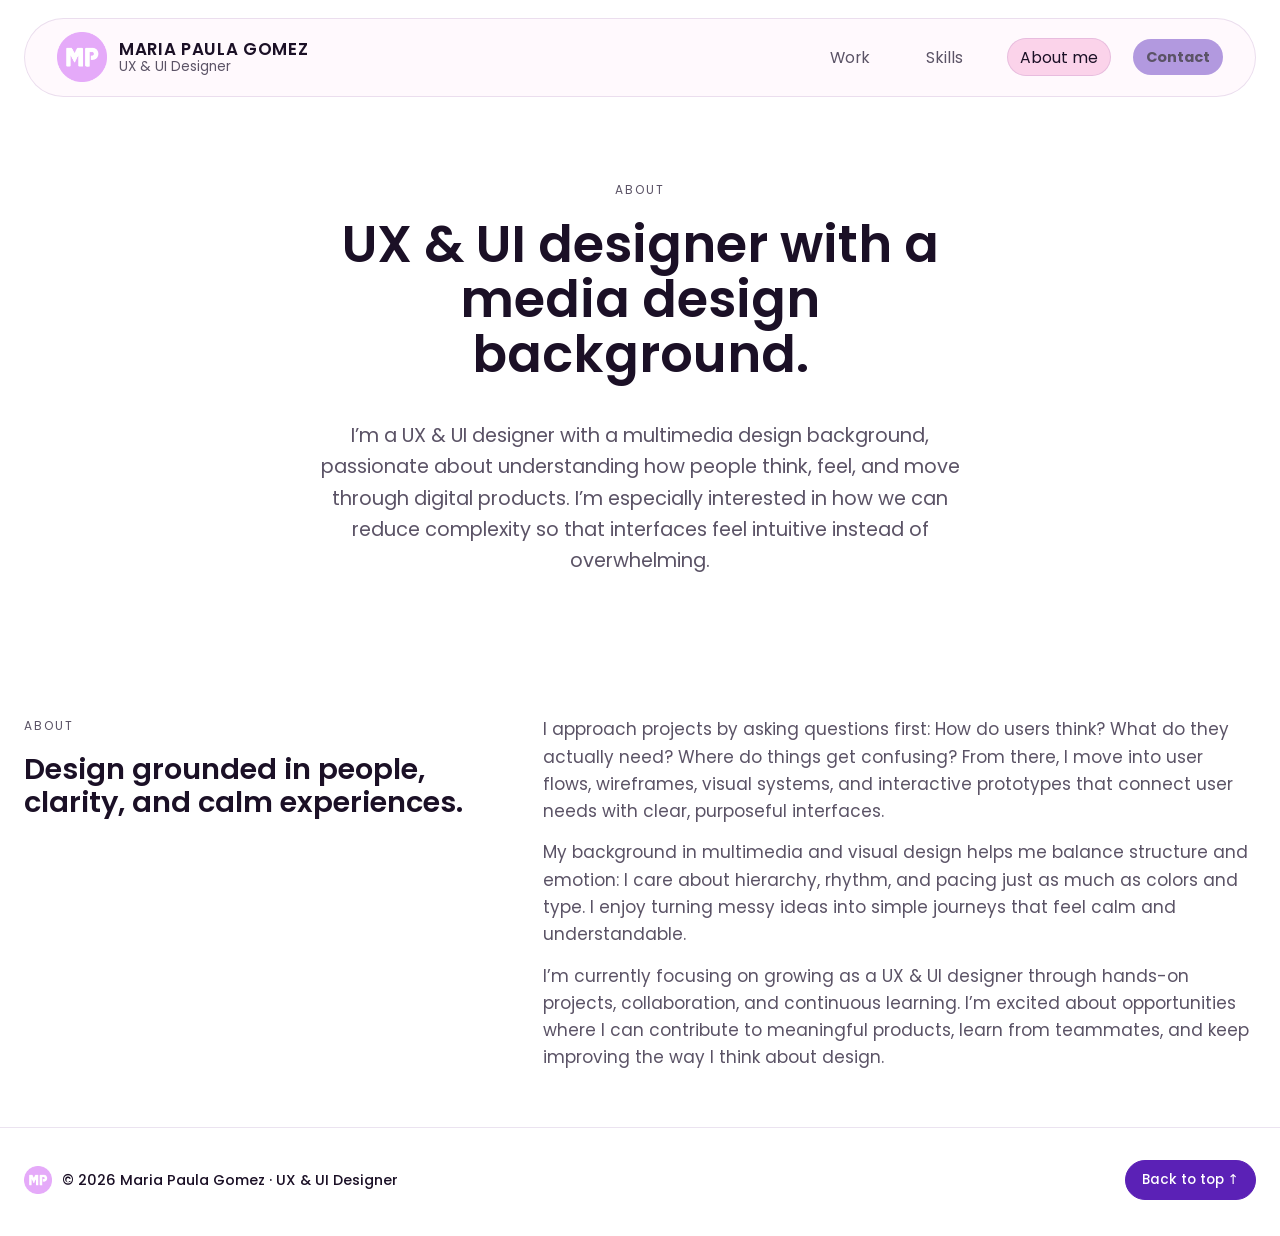
<file: about.html>
<!DOCTYPE html>
<html lang="en">
  <head>
    <meta charset="UTF-8" />
    <meta name="viewport" content="width=device-width, initial-scale=1.0" />
    <title>About | Maria Paula Gomez</title>
    <meta
      name="description"
      content="Learn more about UX & UI designer Maria Paula Gomez, her background, and how she approaches design."
    />
    <link rel="icon" type="image/png" href="images/logo.png" />
    <link rel="stylesheet" href="css/styles.css" />
    <link rel="preconnect" href="https://fonts.googleapis.com" />
    <link rel="preconnect" href="https://fonts.gstatic.com" crossorigin />
    <link
      href="https://fonts.googleapis.com/css2?family=Poppins:wght@300;400;500;600;700&display=swap"
      rel="stylesheet"
    />
  </head>
  <body>
    <span id="top" aria-hidden="true"></span>
    <a class="skip-link" href="#main-content">Skip to main content</a>
    <header class="site-header">
      <div class="floating-nav">
        <a href="index.html" class="nav-name" aria-label="Home">
          <img
            class="nav-logo"
            src="images/logo.png"
            alt=""
            width="36"
            height="36"
            loading="eager"
            decoding="async"
          />
          <span class="nav-name-text">
            <span class="nav-name-main">Maria Paula Gomez</span>
            <span class="nav-name-sub">UX &amp; UI Designer</span>
          </span>
        </a>
        <button
          class="nav-toggle"
          type="button"
          aria-label="Open menu"
          aria-controls="primary-nav"
          aria-expanded="false"
        >
          <span class="nav-toggle-icon" aria-hidden="true"></span>
        </button>
        <nav class="main-nav" id="primary-nav" aria-label="Primary navigation">
          <div class="nav-links">
            <a href="index.html#projects">Work</a>
            <a href="index.html#skills">Skills</a>
            <a href="about.html" aria-current="page">About me</a>
            <a href="index.html#contact" class="nav-cta nav-cta-mobile">Contact</a>
          </div>
          <a href="index.html#contact" class="nav-cta nav-cta-desktop">Contact</a>
        </nav>
      </div>
    </header>

    <main id="main-content">
      <section class="hero">
        <div class="container hero-centered">
          <p class="eyebrow">About</p>
          <h1 class="hero-title">UX &amp; UI designer with a media design background.</h1>
          <p class="hero-text hero-text-centered">
            I’m a UX &amp; UI designer with a multimedia design background, passionate about
            understanding how people think, feel, and move through digital products. I’m especially
            interested in how we can reduce complexity so that interfaces feel intuitive instead of
            overwhelming.
          </p>
        </div>
      </section>

      <section class="section" id="about">
        <div class="container section-inner two-col">
          <div>
            <p class="eyebrow">About</p>
            <h2>Design grounded in people, clarity, and calm experiences.</h2>
          </div>
          <div class="section-body">
            <p>
              I approach projects by asking questions first: How do users think? What do they
              actually need? Where do things get confusing? From there, I move into user flows,
              wireframes, visual systems, and interactive prototypes that connect user needs with
              clear, purposeful interfaces.
            </p>
            <p>
              My background in multimedia and visual design helps me balance structure and emotion:
              I care about hierarchy, rhythm, and pacing just as much as colors and type. I enjoy
              turning messy ideas into simple journeys that feel calm and understandable.
            </p>
            <p>
              I’m currently focusing on growing as a UX &amp; UI designer through hands-on projects,
              collaboration, and continuous learning. I’m excited about opportunities where I can
              contribute to meaningful products, learn from teammates, and keep improving the way I
              think about design.
            </p>
          </div>
        </div>
      </section>
    </main>

    <footer class="site-footer">
      <div class="container footer-inner">
        <div class="footer-brand">
          <img
            class="footer-logo"
            src="images/logo.png"
            alt=""
            width="28"
            height="28"
            loading="lazy"
            decoding="async"
          />
          <p>© <span id="year"></span> Maria Paula Gomez · UX &amp; UI Designer</p>
        </div>
        <a href="#top" class="back-to-top">Back to top ↑</a>
      </div>
    </footer>

    <script src="js/main.js"></script>
  </body>
</html>
</file>
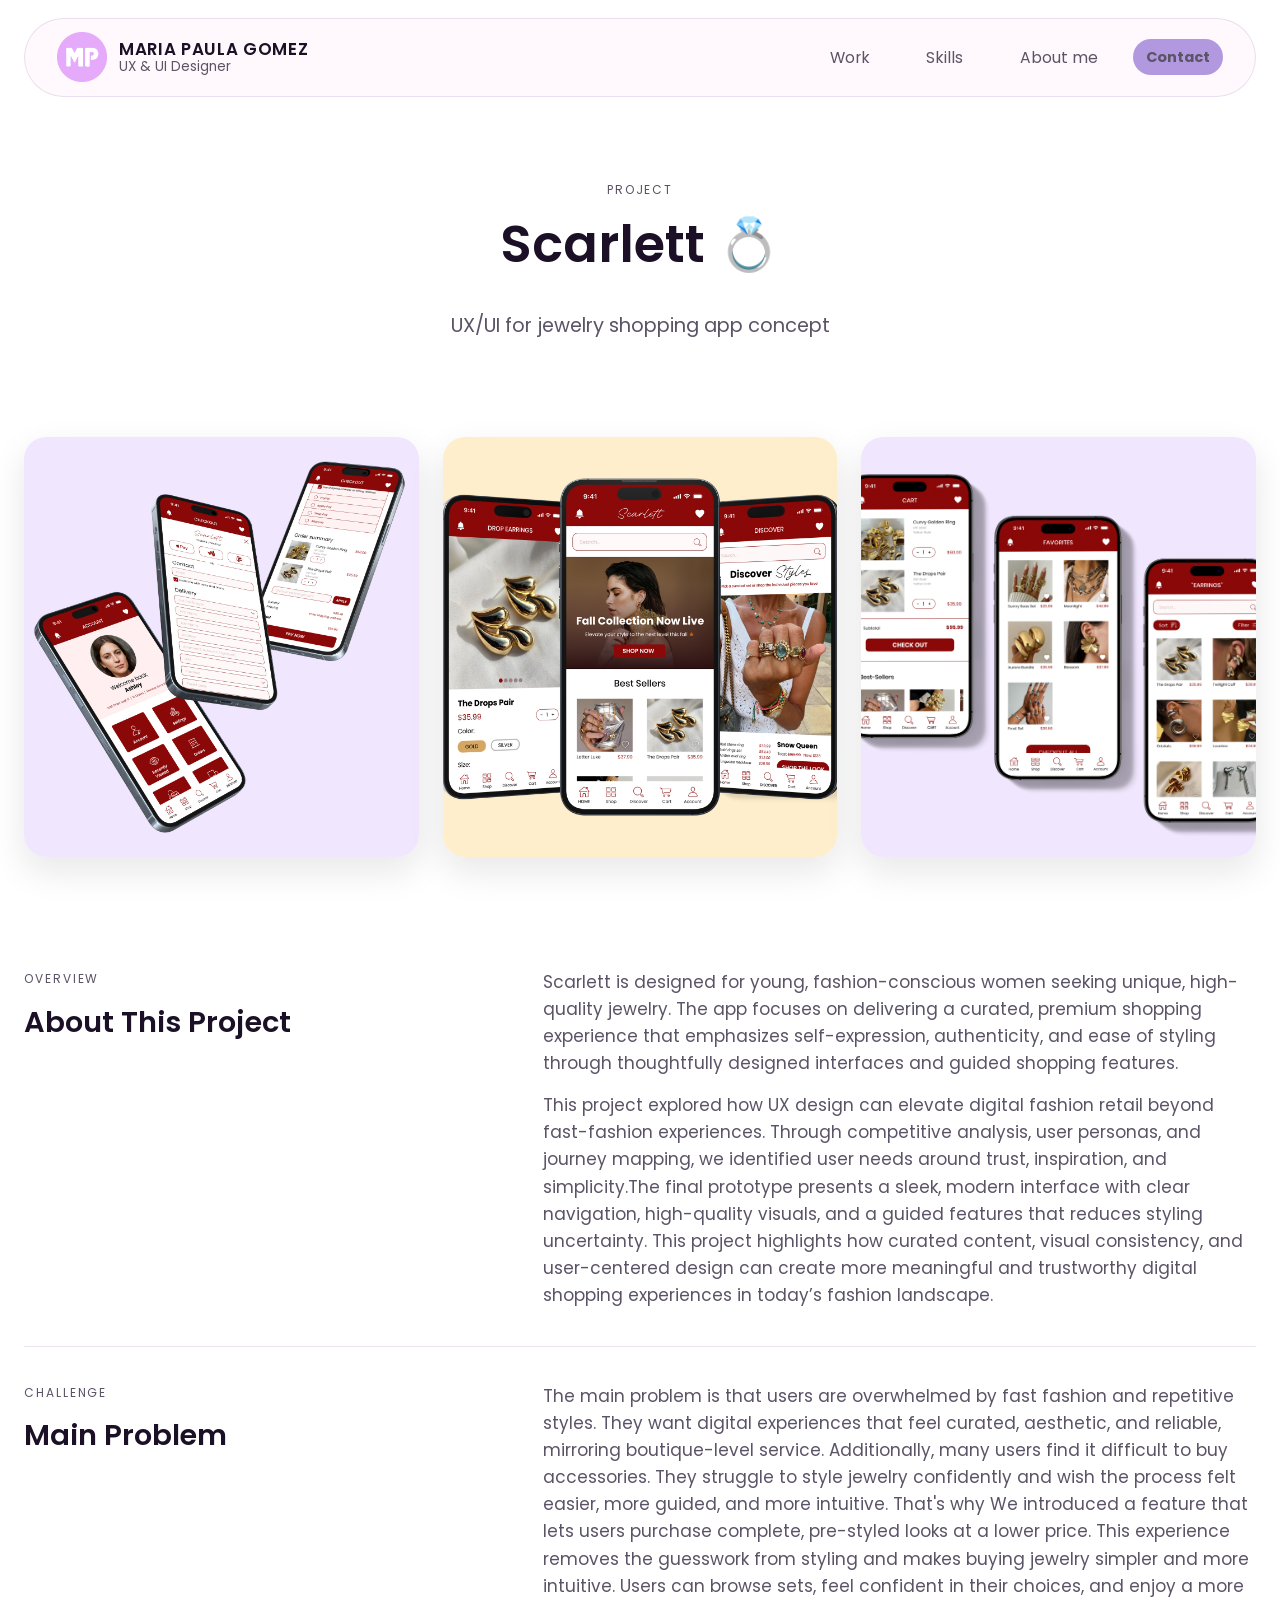
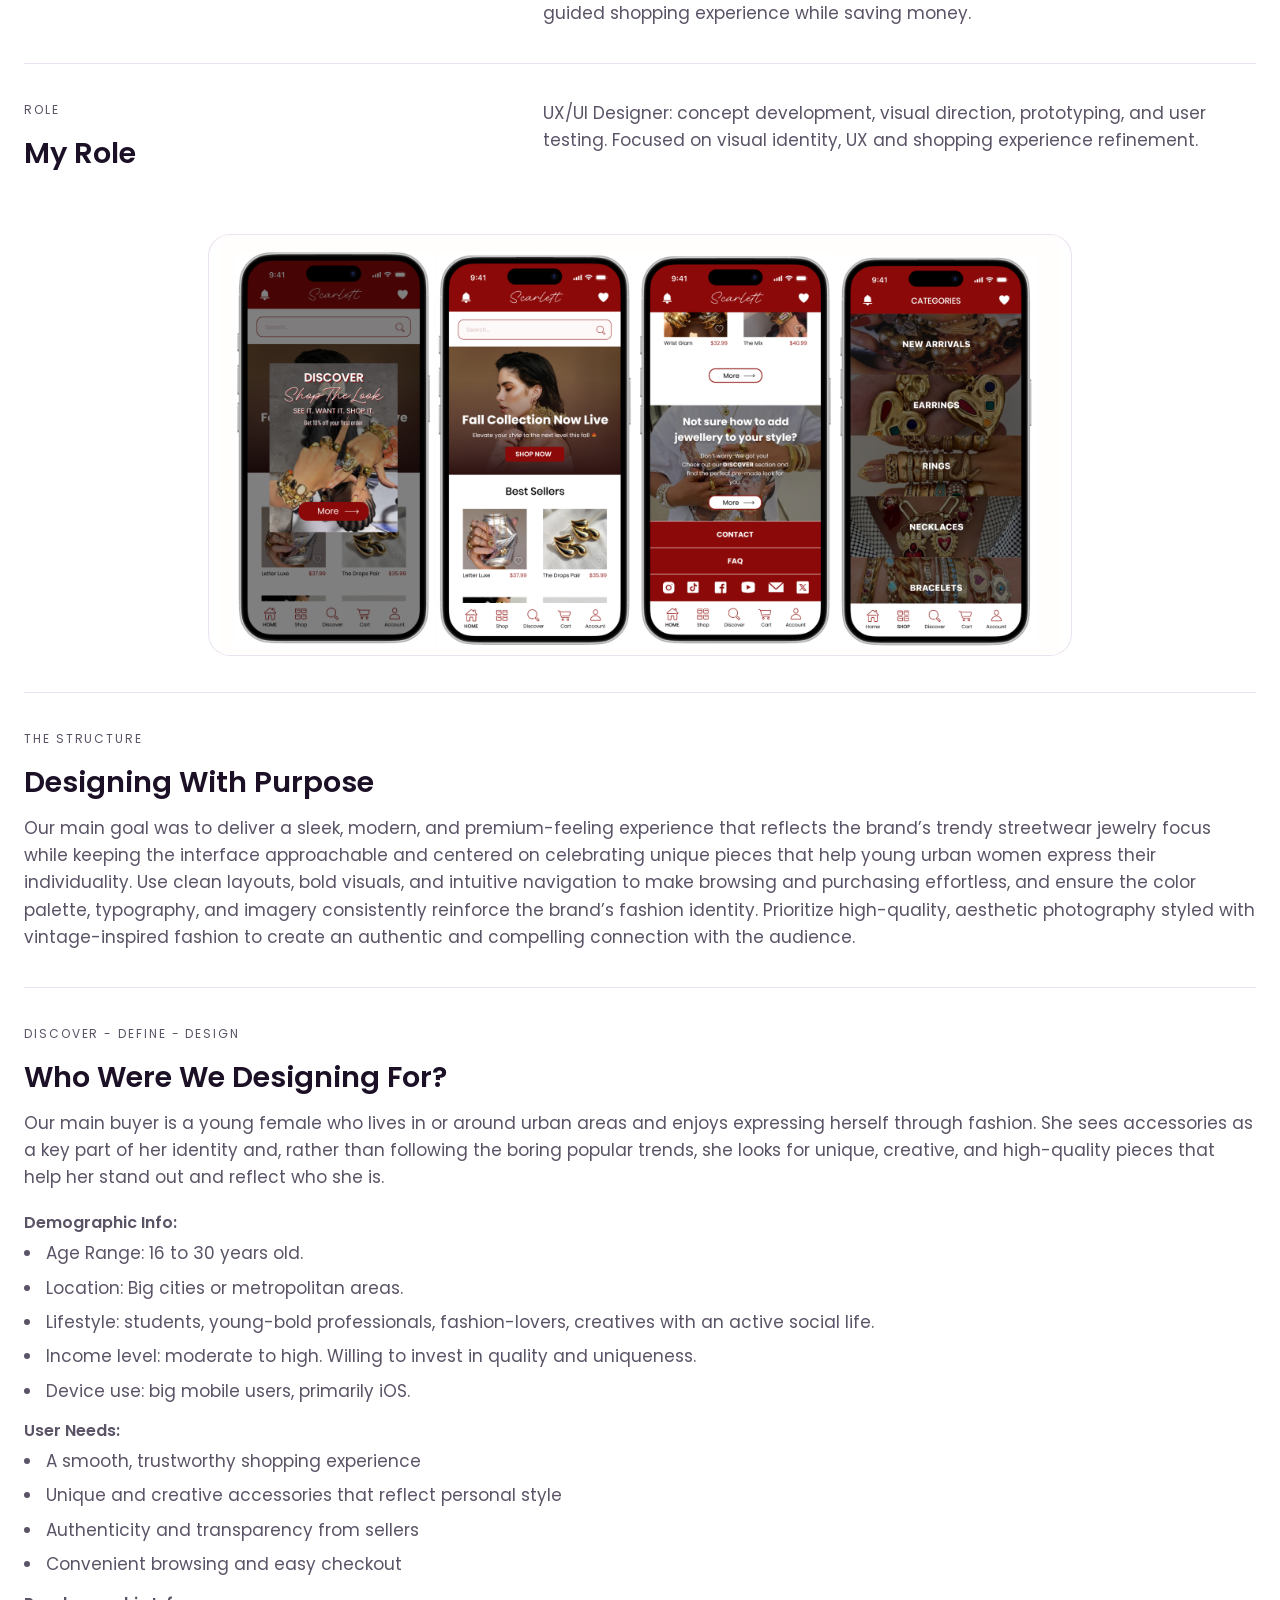
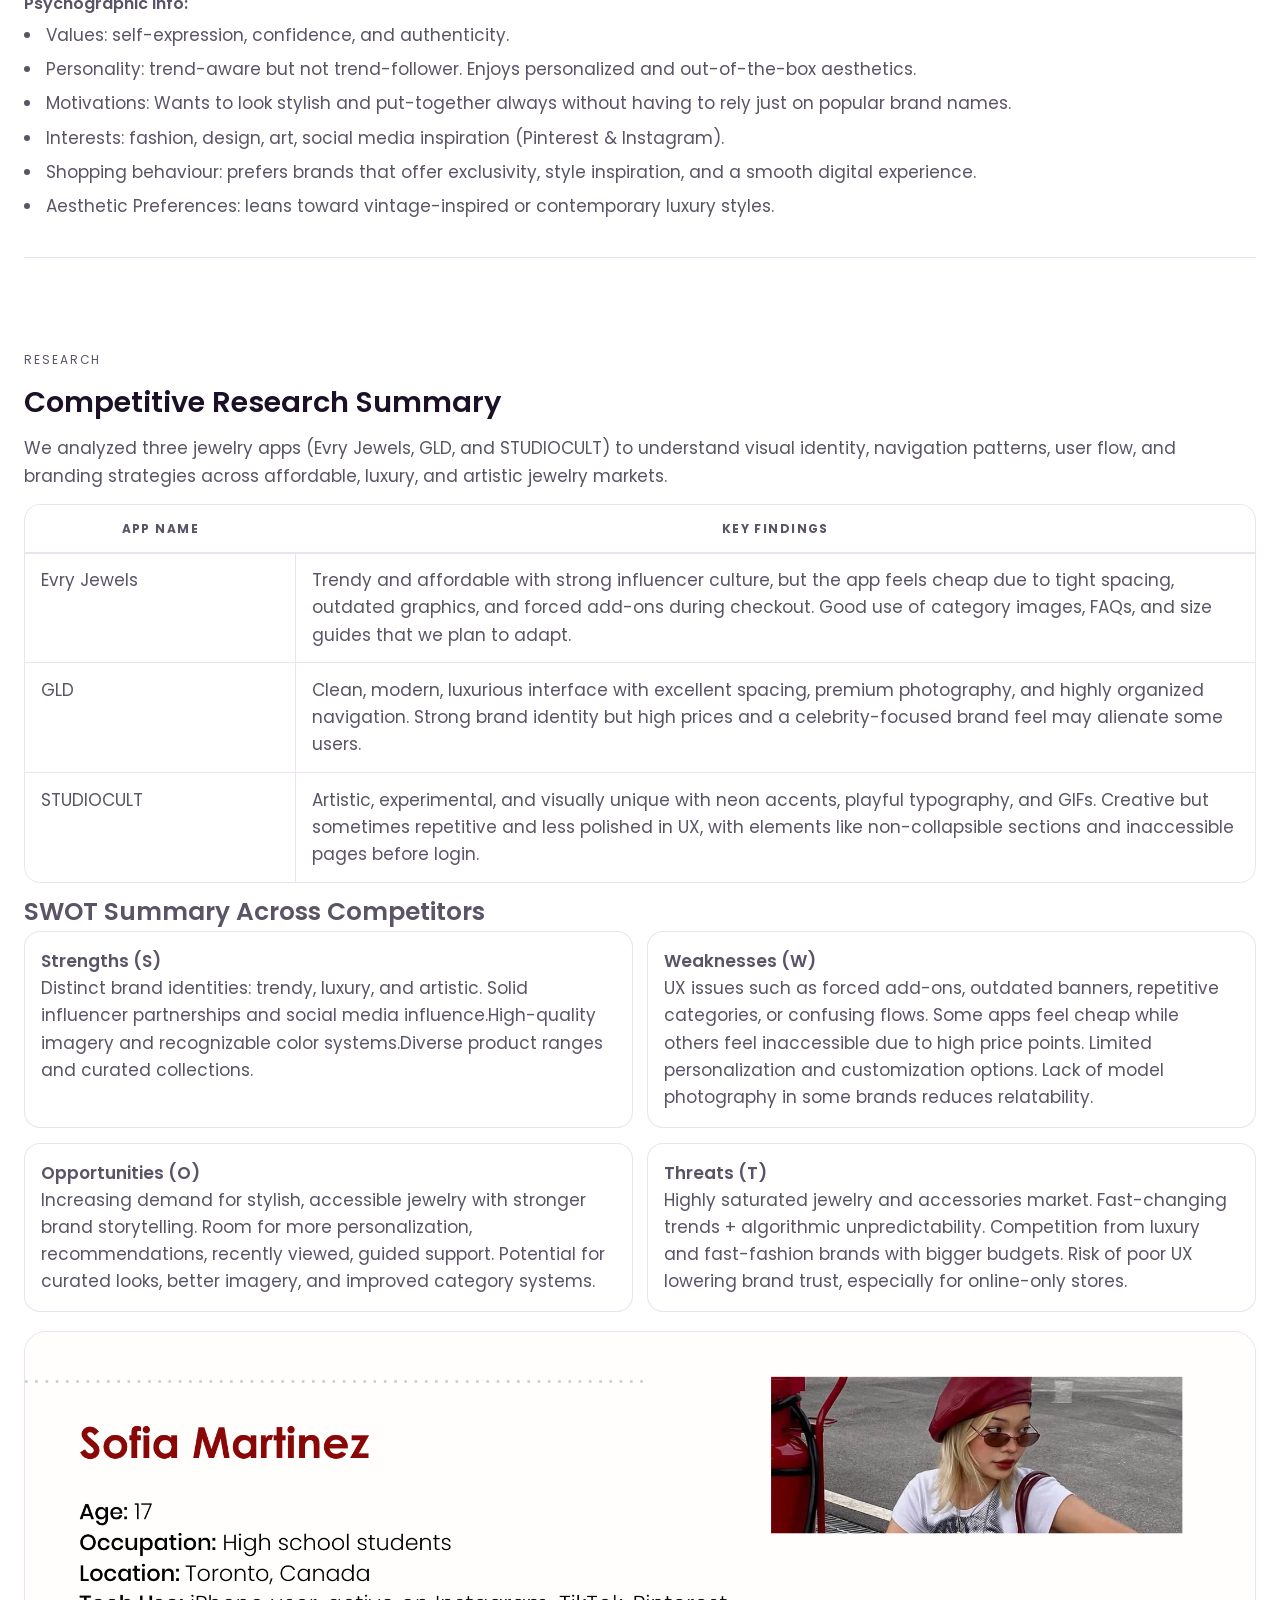
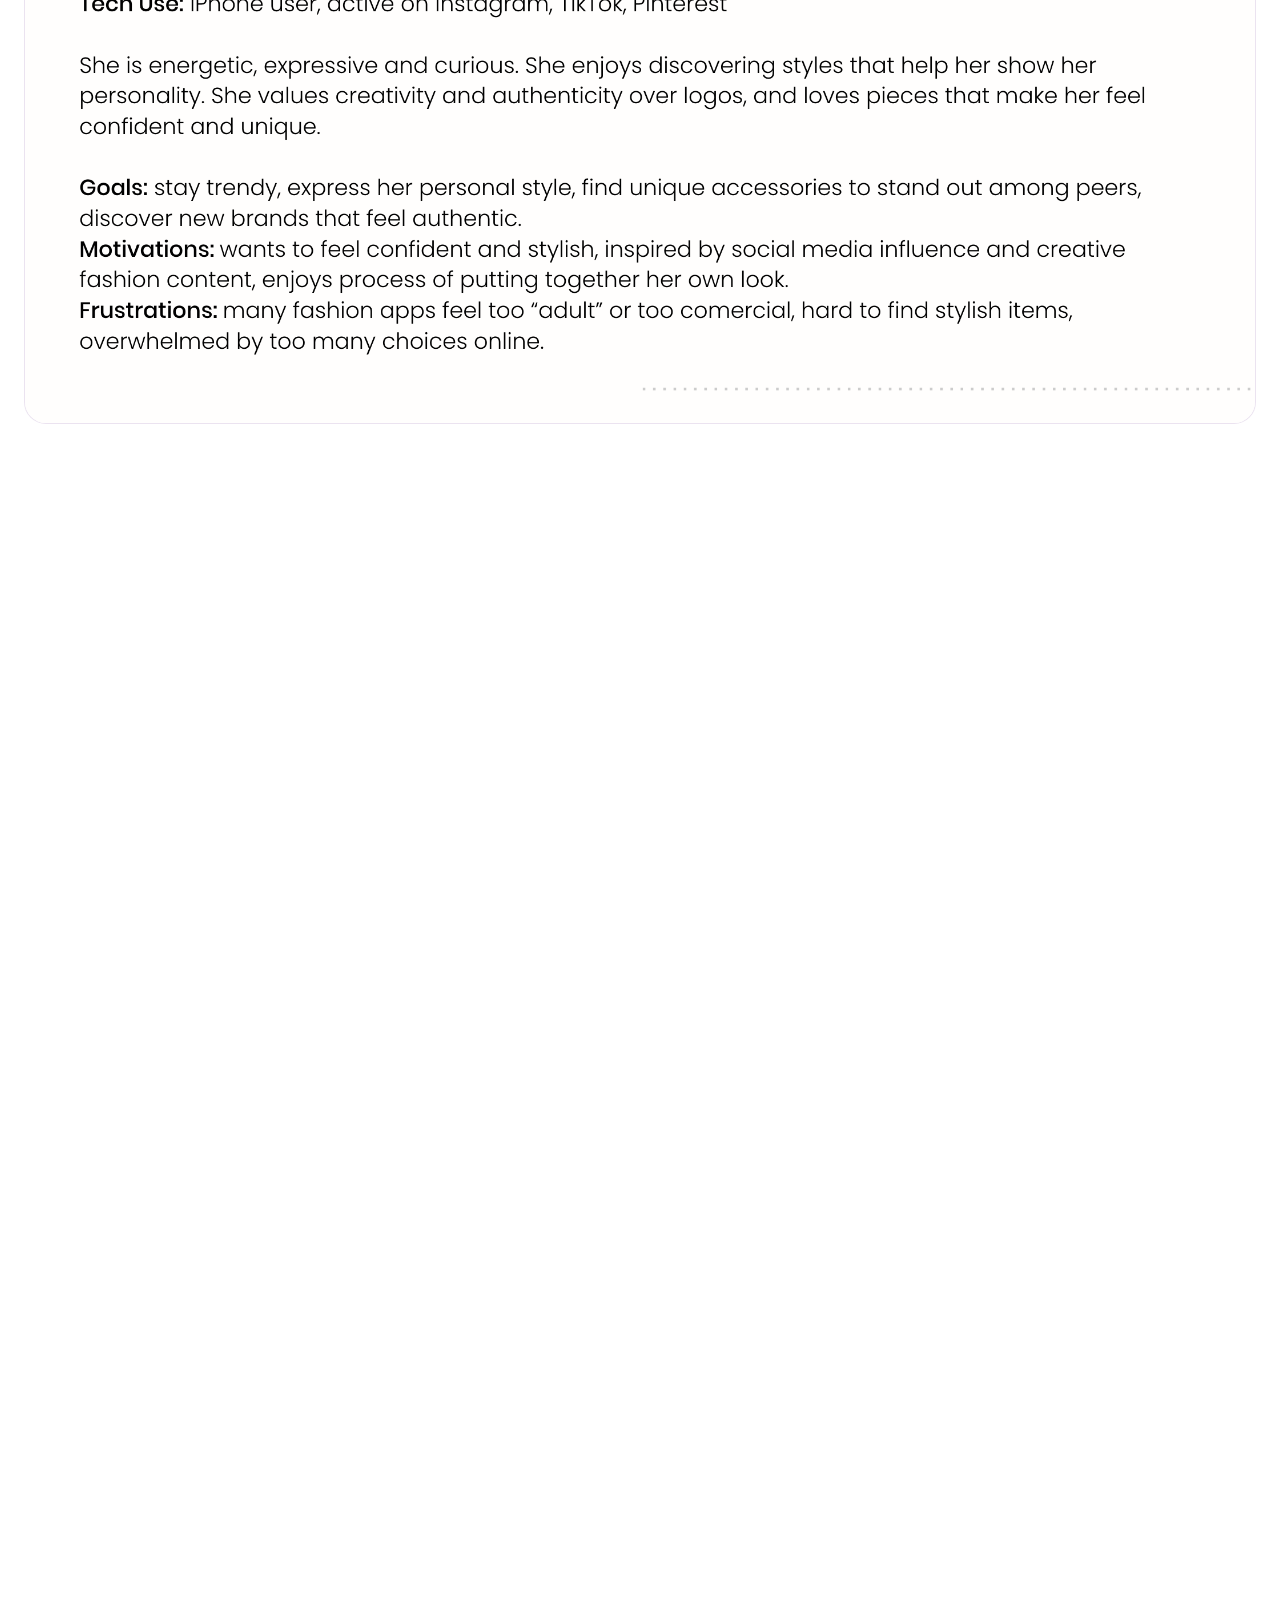
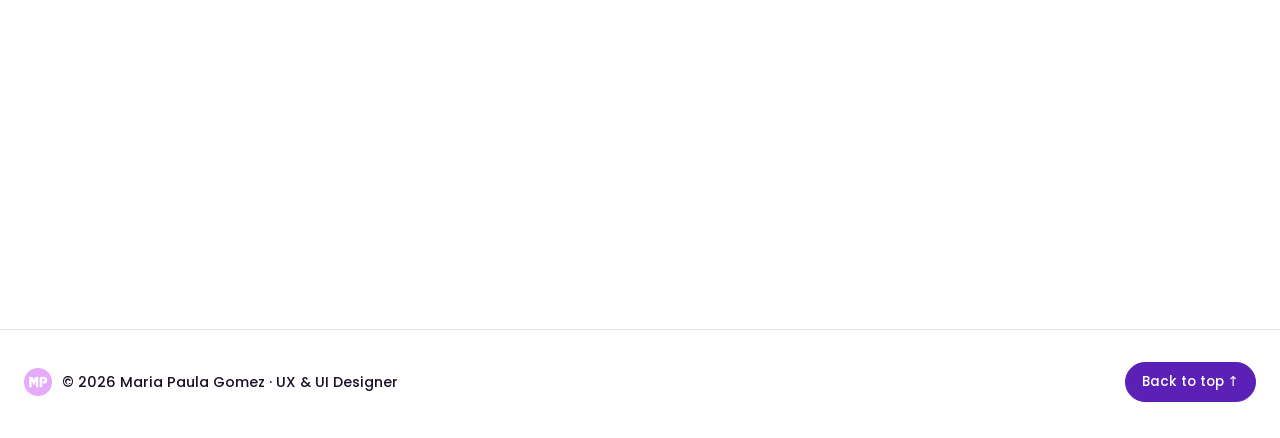
<file: scarlett.html>
<!DOCTYPE html>
<html lang="en">
  <head>
    <meta charset="UTF-8" />
    <meta name="viewport" content="width=device-width, initial-scale=1.0" />
    <title>Scarlett | Maria Paula Gomez</title>
    <meta
      name="description"
      content="Scarlett — UX/UI for jewelry shopping app concept. Design project by Maria Paula Gomez."
    />
    <link rel="icon" type="image/png" href="images/logo.png" />
    <link rel="stylesheet" href="css/styles.css" />
    <link rel="preconnect" href="https://fonts.googleapis.com" />
    <link rel="preconnect" href="https://fonts.gstatic.com" crossorigin />
    <link
      href="https://fonts.googleapis.com/css2?family=Poppins:wght@300;400;500;600;700&display=swap"
      rel="stylesheet"
    />
  </head>
  <body>
    <span id="top" aria-hidden="true"></span>
    <a class="skip-link" href="#main-content">Skip to main content</a>
    <header class="site-header">
      <div class="floating-nav">
        <a href="index.html" class="nav-name" aria-label="Home">
          <img
            class="nav-logo"
            src="images/logo.png"
            alt=""
            width="36"
            height="36"
            loading="eager"
            decoding="async"
          />
          <span class="nav-name-text">
            <span class="nav-name-main">Maria Paula Gomez</span>
            <span class="nav-name-sub">UX &amp; UI Designer</span>
          </span>
        </a>
        <button
          class="nav-toggle"
          type="button"
          aria-label="Open menu"
          aria-controls="primary-nav"
          aria-expanded="false"
        >
          <span class="nav-toggle-icon" aria-hidden="true"></span>
        </button>
        <nav class="main-nav" id="primary-nav" aria-label="Primary navigation">
          <div class="nav-links">
            <a href="index.html#projects">Work</a>
            <a href="index.html#skills">Skills</a>
            <a href="about.html">About me</a>
            <a href="index.html#contact" class="nav-cta nav-cta-mobile">Contact</a>
          </div>
          <a href="index.html#contact" class="nav-cta nav-cta-desktop">Contact</a>
        </nav>
      </div>
    </header>

    <main id="main-content">
      <section class="hero project-hero">
        <div class="container hero-centered">
          <p class="eyebrow">Project</p>
          <h1 class="hero-title">Scarlett 💍</h1>
          <p class="hero-text hero-text-centered">UX/UI for jewelry shopping app concept</p>
        </div>
      </section>

      <section class="section project-featured-image-section">
        <div class="container">
          <div class="project-hero-grid">
            <div class="project-hero-image">
              <img src="images/scarlett-01.jpg" alt="Scarlett app screen" />
            </div>
            <div class="project-hero-image">
              <img src="images/scarlett-main.jpg" alt="Scarlett — main visual" />
            </div>
            <div class="project-hero-image">
              <img src="images/scareltt-02.jpg" alt="Scarlett app screen" />
            </div>
          </div>
        </div>
      </section>

      <section class="section section--flush-bottom" id="project-detail">
        <div class="container section-inner two-col">
          <div>
            <p class="eyebrow">Overview</p>
            <h2>About This Project</h2>
          </div>
          <div class="section-body">
            <p>
              Scarlett is designed for young, fashion-conscious women
seeking unique, high-quality jewelry. The app focuses on
delivering a curated, premium shopping experience that
emphasizes self-expression, authenticity, and ease of styling
through thoughtfully designed interfaces and guided
shopping features.
            </p>
            <p>
              This project explored how UX design can elevate digital fashion
retail beyond fast-fashion experiences. Through competitive
analysis, user personas, and journey mapping, we identified
user needs around trust, inspiration, and simplicity.The final
prototype presents a sleek, modern interface with clear
navigation, high-quality visuals, and a guided features that
reduces styling uncertainty. This project highlights how
curated content, visual consistency, and user-centered design
can create more meaningful and trustworthy digital shopping
experiences in today’s fashion landscape.
            </p>
          </div>
        </div>

        <div class="container" aria-hidden="true">
          <div class="section-divider"></div>
        </div>

        <div class="container section-inner two-col">
          <div>
            <p class="eyebrow">Challenge</p>
            <h2>Main Problem</h2>
          </div>
          <div class="section-body">
            <p>The main problem is that users are overwhelmed by fast fashion and repetitive styles. They want digital experiences that feel curated, aesthetic, and reliable, mirroring boutique-level service. Additionally, many users find it difficult to buy accessories. They struggle to style jewelry confidently and wish the process felt easier, more guided, and more intuitive. That's why We introduced a feature that lets users purchase complete, pre-styled looks at a lower price. This experience removes the guesswork from styling and makes buying jewelry simpler and more intuitive. Users can browse sets, feel confident in their choices, and enjoy a more guided shopping experience while saving money.</p>
          </div>
        </div>

        <div class="container" aria-hidden="true">
          <div class="section-divider"></div>
        </div>

        <div class="container section-inner two-col role-phones-section">
          <div class="role-left">
            <p class="eyebrow">Role</p>
            <h2>My Role</h2>
          </div>
          <div class="section-body role-phones-body">
            <p class="role-description">
              UX/UI Designer: concept development, visual direction,
  prototyping, and user testing. Focused on visual identity, UX
  and shopping experience refinement.
            </p>
          </div>
          <div class="role-image-full">
            <div class="persona-image-wrap role-phones">
              <img
                src="images/phones.png"
                alt="Scarlett — phone screenshots illustrating my role"
                loading="lazy"
                decoding="async"
              />
            </div>
          </div>
        </div>

        <div class="container" aria-hidden="true">
          <div class="section-divider"></div>
        </div>

        <div class="container section-inner">
          <p class="eyebrow">The Structure</p>
          <h2>Designing With Purpose</h2>
          <div class="section-body">
            <p>Our main goal was to deliver a sleek, modern, and premium-feeling experience that reflects the brand’s trendy streetwear jewelry focus while keeping the interface approachable and centered on celebrating unique pieces that help young urban women express their individuality. Use clean layouts, bold visuals, and intuitive navigation to make browsing and purchasing effortless, and ensure the color palette, typography, and imagery consistently reinforce the brand’s fashion identity. Prioritize high-quality, aesthetic photography styled with vintage-inspired fashion to create an authentic and compelling connection with the audience.</p>
          </div>
        </div>

        <div class="container" aria-hidden="true">
          <div class="section-divider"></div>
        </div>
      </section>

      <section class="section" id="design-process">
        <div class="container section-inner">
          <p class="eyebrow">Discover - Define - Design</p>
          <h2>Who Were We Designing For?</h2>
          <div class="section-body">
            <p>Our main buyer is a young female who lives in or around urban areas and enjoys expressing herself through fashion. She sees accessories as a key part of her identity and, rather than following the boring popular trends, she looks for unique, creative, and high-quality pieces that help her stand out and reflect who she is. </p>
            <div class="audience-text-grid" aria-label="Audience info">
              <div class="audience-text-block audience-demographic" role="group">
                <h3>Demographic Info:</h3>
                <ul class="audience-bullets">
                  <li>Age Range: 16 to 30 years old.</li>
                  <li>Location: Big cities or metropolitan areas.</li>
                  <li>Lifestyle: students, young-bold professionals, fashion-lovers, creatives with an active social life.</li>
                  <li>Income level: moderate to high. Willing to invest in quality and uniqueness.</li>
                  <li>Device use: big mobile users, primarily iOS.</li>
                </ul>
              </div>
              <div class="audience-text-block" role="group">
                <h3>User Needs:</h3>
                <ul class="audience-bullets">
                  <li>A smooth, trustworthy shopping experience</li>
                  <li>Unique and creative accessories that reflect personal style</li>
                  <li>Authenticity and transparency from sellers</li>
                  <li>Convenient browsing and easy checkout</li>
                </ul>
              </div>
              <div class="audience-text-block" role="group">
                <h3>Psychographic Info:</h3>
                <ul class="audience-bullets">
                  <li>Values: self-expression, confidence, and authenticity.</li>
                  <li>Personality: trend-aware but not trend-follower. Enjoys personalized and out-of-the-box aesthetics.</li>
                  <li>Motivations: Wants to look stylish and put-together always without having to rely just on popular brand names.</li>
                  <li>Interests: fashion, design, art, social media inspiration (Pinterest & Instagram).</li>
                  <li>Shopping behaviour: prefers brands that offer exclusivity, style inspiration, and a smooth digital experience.</li>
                  <li>Aesthetic Preferences: leans toward vintage-inspired or contemporary luxury styles.</li>
                </ul>
              </div>
            </div>
          </div>
        </div>
        <div class="container" aria-hidden="true">
          <div class="section-divider"></div>
        </div>
      </section>

      <section class="section" id="competitive-research">
        <div class="container section-inner">
          <p class="eyebrow">Research</p>
          <h2 class="competitive-research-title">Competitive Research Summary</h2>
          <div class="section-body">
            <p>We analyzed three jewelry apps (Evry Jewels, GLD, and STUDIOCULT) to understand visual identity, navigation patterns, user flow, and branding strategies across affordable, luxury, and artistic jewelry markets. </p>
            <div class="competitive-research-wrap" aria-label="Competitive research summary">
              <div class="competitive-research-table-wrap">
                <table class="competitive-research-table">
                  <thead>
                    <tr>
                      <th scope="col">App Name</th>
                      <th scope="col">Key Findings</th>
                    </tr>
                  </thead>
                  <tbody>
                    <tr>
                      <td>
                        <p class="competitive-research-cell competitive-research-placeholder">Evry Jewels</p>
                      </td>
                      <td>
                        <p class="competitive-research-cell competitive-research-placeholder">
                          Trendy and affordable with strong influencer culture, but the app feels cheap due to tight spacing, outdated graphics, and forced add-ons during checkout. Good use of category images, FAQs, and size guides that we plan to adapt.

                        </p>
                      </td>
                    </tr>
                    <tr>
                      <td>
                        <p class="competitive-research-cell competitive-research-placeholder">GLD</p>
                      </td>
                      <td>
                        <p class="competitive-research-cell competitive-research-placeholder">
                          Clean, modern, luxurious interface with excellent spacing, premium photography, and highly organized navigation. Strong brand identity but high prices and a celebrity-focused brand feel may alienate some users.
                        </p>
                      </td>
                    </tr>
                    <tr>
                      <td>
                        <p class="competitive-research-cell competitive-research-placeholder">STUDIOCULT</p>
                      </td>
                      <td>
                        <p class="competitive-research-cell competitive-research-placeholder">
                          Artistic, experimental, and visually unique with neon accents, playful typography, and GIFs. Creative but sometimes repetitive and less polished in UX, with elements like non-collapsible sections and inaccessible pages before login.
                        </p>
                      </td>
                    </tr>
                  </tbody>
                </table>
              </div>
            </div>
            <div class="swot-wrap" aria-label="SWOT summary across competitors">
              <h2 class="swot-title">SWOT Summary Across Competitors</h2>
              <div class="swot-grid">
                <div class="swot-card">
                  <p class="swot-competitor-name">Strengths (S)</p>
                  <p class="swot-findings">Distinct brand identities: trendy, luxury, and artistic. Solid influencer partnerships and social media influence.High-quality imagery and recognizable color systems.Diverse product ranges and curated collections.</p>
                </div>
                <div class="swot-card">
                  <p class="swot-competitor-name">Weaknesses (W)</p>
                  <p class="swot-findings">UX issues such as forced add-ons, outdated banners, repetitive categories, or confusing flows. Some apps feel cheap while others feel inaccessible due to high price points. Limited personalization and customization options. Lack of model photography in some brands reduces relatability.</p>
                </div>
                <div class="swot-card">
                  <p class="swot-competitor-name">Opportunities (O)</p>
                  <p class="swot-findings">Increasing demand for stylish, accessible jewelry with stronger brand storytelling. Room for more personalization, recommendations, recently viewed, guided support. Potential for curated looks, better imagery, and improved category systems.</p>
                </div>
                <div class="swot-card">
                  <p class="swot-competitor-name">Threats (T)</p>
                  <p class="swot-findings">Highly saturated jewelry and accessories market. Fast-changing trends + algorithmic unpredictability. Competition from luxury and fast-fashion brands with bigger budgets. Risk of poor UX lowering brand trust, especially for online-only stores.</p>
                </div>
              </div>
            </div>
            <div class="persona-image-wrap">
              <img
                src="images/persona1.png"
                alt="Scarlett — user persona 1"
                loading="lazy"
                decoding="async"
              />
            </div>
            <div class="persona-image-wrap">
              <img
                src="images/persona2.png"
                alt="Scarlett — user persona 2"
                loading="lazy"
                decoding="async"
              />
            </div>
            <div class="persona-image-wrap">
              <img
                src="images/persona3.png"
                alt="Scarlett — user persona 3"
                loading="lazy"
                decoding="async"
              />
            </div>
          </div>
        </div>
      </section>
    </main>

    <footer class="site-footer">
      <div class="container footer-inner">
        <div class="footer-brand">
          <img
            class="footer-logo"
            src="images/logo.png"
            alt=""
            width="28"
            height="28"
            loading="lazy"
            decoding="async"
          />
          <p>© <span id="year"></span> Maria Paula Gomez · UX &amp; UI Designer</p>
        </div>
        <a href="#top" class="back-to-top">Back to top ↑</a>
      </div>
    </footer>

    <script src="js/main.js"></script>
  </body>
</html>
</file>
<file: css/styles.css>
:root {
  --bg: #ffffff;
  --bg-alt: #f6efff;
  --card: #ffffff;
  --border-subtle: rgba(88, 28, 135, 0.12);
  --accent: #b299df; /* purple */
  --accent-2: #ec4899; /* pink */
  --accent-soft: rgba(124, 58, 237, 0.1);
  --accent-strong: rgba(124, 58, 237, 0.38);
  --tint: rgba(236, 72, 153, 0.08);
  --text: #1b1026;
  --muted: #5b5366;
  --muted-soft: rgba(91, 83, 102, 0.12);
  --shadow-soft: 0 14px 35px rgba(27, 16, 38, 0.1);
  --radius-lg: 16px;
  --radius-xl: 22px;
  --radius-pill: 999px;
  --transition-fast: 0.16s ease-out;
  --transition-med: 0.22s ease;
  --section-spacing: 3.5rem;
}

*,
*::before,
*::after {
  box-sizing: border-box;
}

html,
body {
  margin: 0;
  padding: 0;
}

body {
  font-family: "Poppins", system-ui, -apple-system, BlinkMacSystemFont, sans-serif;
  background: var(--bg);
  color: var(--text);
  -webkit-font-smoothing: antialiased;
  font-size: 17px;
  line-height: 1.6;
  font-weight: 400;
  position: relative;
}

p,
li,
h1,
h2,
h3 {
  overflow-wrap: anywhere;
}

/* Invisible anchor at the very top so "Back to top" scrolls to the top of the page */
#top {
  position: absolute;
  top: 0;
  left: 0;
  width: 0;
  height: 0;
  overflow: hidden;
}

a {
  color: inherit;
  text-decoration: none;
}

.skip-link {
  position: absolute;
  left: 1rem;
  top: -100px;
  z-index: 1000;
  padding: 0.65rem 1rem;
  border-radius: 10px;
  background: #1b1026;
  color: #ffffff;
  font-weight: 600;
  transition: top var(--transition-fast);
}

.skip-link:focus-visible {
  top: 1rem;
}

a:focus-visible,
button:focus-visible,
summary:focus-visible {
  outline: 3px solid #7c3aed;
  outline-offset: 3px;
}

img {
  max-width: 100%;
  display: block;
}

.container {
  width: 100%;
  max-width: 1400px;
  margin: 0 auto;
  padding: 0 1.5rem;
}

.site-header {
  position: sticky;
  top: 0;
  z-index: 20;
  display: flex;
  justify-content: center;
  padding-top: 1.1rem;
  padding-bottom: 0.4rem;
}

.main-nav {
  display: flex;
  align-items: center;
  gap: 1.4rem;
  font-size: 0.98rem;
}

.main-nav a {
  padding: 0.35rem 0.75rem;
  border-radius: 999px;
  color: var(--muted);
  border: 1px solid transparent;
  transition: color var(--transition-fast), border-color var(--transition-fast), background var(--transition-fast),
    transform var(--transition-fast);
}

.main-nav a:hover {
  color: var(--text);
  border-color: var(--border-subtle);
  background: #fbd3ea;
  transform: translateY(-1px);
}

.main-nav a[aria-current="page"] {
  color: var(--text);
  border-color: var(--border-subtle);
  background: #fbd3ea;
}

.hero {
  padding: 3rem 0 0;
}

.hero-inner {
  display: grid;
  grid-template-columns: minmax(0, 3fr) minmax(0, 2.2fr);
  gap: 2.75rem;
  align-items: center;
}

.hero-copy {
  text-align: left;
}

.hero-photo {
  height: 430px;
  background: #ffffff;
  display: flex;
  align-items: center;
  justify-content: center;
  border-radius: var(--radius-xl);
  overflow: hidden;
}

.hero-photo img {
  width: 100%;
  height: 100%;
  object-fit: cover;
}

/* Project pages: three images side by side */
.project-hero-grid {
  display: grid;
  grid-template-columns: repeat(3, minmax(0, 1fr));
  gap: 1.5rem;
  margin-top: 1.5rem;
  width: 100%;
  max-width: 85rem; /* slightly smaller than full width */
  margin-left: auto;
  margin-right: auto;
}

.project-hero-image {
  border-radius: var(--radius-xl);
  overflow: hidden;
  box-shadow: var(--shadow-soft);
  height: 420px;
  background: #ffffff;
}

.project-hero-image img {
  width: 100%;
  height: 100%;
  display: block;
  object-fit: cover;
}

/* Featured case-study image right under project title */
.project-featured-image-section {
  padding-top: 1rem;
}

.project-featured-image-section .project-hero-grid {
  margin-top: 0;
}

.project-featured-image {
  height: auto;
  max-height: 80vh;
  display: flex;
  align-items: center;
  justify-content: center;
  border-radius: 2.25rem !important;
  box-shadow: var(--shadow-soft);
  background: #c7e9e9;
  overflow: hidden !important;
}

.project-featured-image img {
  width: 100%;
  height: auto;
  max-height: 80vh;
  object-fit: contain;
  border-radius: 2.25rem !important;
  clip-path: inset(0 round 2.25rem);
}

.project-featured-image-contained {
  height: 45vh;
  max-height: 45vh;
}

.project-featured-image-contained img {
  width: 100%;
  height: 100%;
  object-fit: cover;
  object-position: center bottom;
}

.hero-centered {
  padding: 1.8rem 0 var(--section-spacing);
  text-align: center;
  max-width: 40rem;
  display: flex;
  flex-direction: column;
  align-items: center;
}

.hero-centered,
.hero-title,
.hero-text-centered {
  margin-left: auto;
  margin-right: auto;
}

/* Wider hero just for project pages so images align with nav width */
.project-hero .hero-centered {
  max-width: 100%;
  align-items: stretch;
  padding-bottom: 0.75rem;
}

.project-hero .hero-text-centered {
  max-width: 32rem;
  margin-left: auto;
  margin-right: auto;
  text-align: center;
}

.hero-title {
  font-size: clamp(2.1rem, 3.2vw + 1rem, 3.2rem);
  line-height: 1.08;
  margin-bottom: 1.1rem;
}

.hero-text-centered {
  max-width: 46rem;
}

.eyebrow {
  font-size: 0.75rem;
  letter-spacing: 0.16em;
  text-transform: uppercase;
  color: var(--muted);
  margin: 0 0 1.1rem;
}

h1,
h2,
h3 {
  margin: 0;
  font-weight: 600;
}

h1 {
  font-size: clamp(2rem, 3vw + 1rem, 3.1rem);
  line-height: 1.08;
}

h2 {
  font-size: 1.8rem;
  line-height: 1.15;
}

h3 {
  font-size: 1.1rem;
  line-height: 1.3;
}

.accent {
  color: var(--accent);
}

.hero-text {
  margin: 1.25rem 0 1.75rem;
  color: var(--muted);
  max-width: 44rem;
  font-size: 1.22rem; /* bigger so the hero paragraph takes more space */
}

.info-strip {
  margin-top: 0;
  background: var(--accent);
  color: #fdfbf9;
  overflow: hidden;
}

.info-strip-track {
  display: flex;
  width: max-content;
  animation: info-scroll 32s linear infinite;
  will-change: transform;
}

.info-strip-inner {
  display: flex;
  gap: 3rem;
  padding: 0.95rem 2.25rem;
  white-space: nowrap;
  font-size: 0.95rem;
  text-transform: uppercase;
  letter-spacing: 0.14em;
  flex: 0 0 auto;
}

.info-strip-inner span {
  opacity: 0.9;
}

@keyframes info-scroll {
  0% {
    transform: translateX(0);
  }
  100% {
    transform: translateX(-50%);
  }
}

.hero-actions {
  display: flex;
  flex-wrap: wrap;
  gap: 0.85rem;
}

.btn {
  display: inline-flex;
  align-items: center;
  justify-content: center;
  padding: 0.7rem 1.4rem;
  border-radius: var(--radius-pill);
  font-size: 0.9rem;
  font-weight: 500;
  border: 1px solid transparent;
  cursor: pointer;
  transition: background var(--transition-med), color var(--transition-med), box-shadow var(--transition-med),
    transform var(--transition-med), border-color var(--transition-med);
}

.btn.primary {
  background: linear-gradient(135deg, #c2674a, #e29a6b);
  color: #fdfbf9;
}

.btn.primary:hover {
  transform: translateY(-1px) scale(1.01);
}

.btn.ghost {
  border-color: var(--border-subtle);
  background: transparent;
  color: var(--text);
}

.btn.ghost:hover {
  background: rgba(255, 255, 255, 0.8);
  transform: translateY(-1px);
}

.hero-highlight {
  border-radius: var(--radius-xl);
  background: #ffffff;
  border: 1px solid var(--border-subtle);
  padding: 1.4rem 1.5rem 1.6rem;
  position: relative;
  overflow: hidden;
}

.hero-highlight::before {
  content: "";
  position: absolute;
  inset: -20%;
  background:
    radial-gradient(circle at 10% 0, rgba(194, 103, 74, 0.05), transparent 40%),
    radial-gradient(circle at 80% 100%, rgba(15, 23, 42, 0.04), transparent 55%);
  opacity: 1;
  mix-blend-mode: normal;
  pointer-events: none;
}

.hero-highlight > * {
  position: relative;
}

.hero-tag {
  display: inline-flex;
  align-items: center;
  gap: 0.4rem;
  border-radius: var(--radius-pill);
  padding: 0.45rem 0.85rem;
  background: var(--accent-soft);
  border: 1px solid var(--accent-strong);
  color: var(--accent);
  font-size: 0.75rem;
  text-transform: uppercase;
  letter-spacing: 0.12em;
  margin-bottom: 1.1rem;
}

.hero-metrics {
  list-style: none;
  margin: 0;
  padding: 0;
  display: flex;
  flex-direction: column;
  gap: 0.8rem;
}

.hero-metrics li {
  padding: 0.7rem 0.75rem;
  border-radius: 14px;
  background: #ffffff;
  border: 1px solid var(--border-subtle);
  display: flex;
  flex-direction: column;
  gap: 0.1rem;
}

.metric-label {
  font-size: 0.75rem;
  text-transform: uppercase;
  letter-spacing: 0.12em;
  color: var(--muted);
}

.metric-value {
  font-size: 0.9rem;
}

.section {
  padding: var(--section-spacing) 0;
}

.reveal-on-scroll {
  opacity: 0;
  transform: translateY(18px);
  transition: opacity 0.5s ease, transform 0.5s ease;
}

.reveal-on-scroll.is-visible {
  opacity: 1;
  transform: translateY(0);
}

/* Case study: last block ends with a divider; avoid stacking extra section padding */
.section.section--flush-bottom {
  padding-bottom: 0;
}

/* Case study: stack sections with dividers — avoid doubling .section padding */
#design-process {
  padding-top: 0;
  padding-bottom: 0;
}

#branding {
  padding-top: 0;
  padding-bottom: 0;
}

#branding + .section {
  padding-top: 0;
}

.section-alt {
  background: var(--bg-alt);
}

.section-inner.two-col {
  display: grid;
  grid-template-columns: minmax(0, 2fr) minmax(0, 3fr);
  gap: 2.75rem;
  align-items: flex-start;
}

.role-image-full {
  /* Put the phones image on its own row and span the full width */
  grid-column: 1 / -1;
  margin-top: 1.25rem;
}

.section-body {
  color: var(--muted);
  display: flex;
  flex-direction: column;
  gap: 0.9rem;
}

.section-body p {
  /* Avoid default paragraph margins interfering with the flex `gap` (especially above dividers) */
  margin: 0;
}

.section-divider {
  border-top: 1px solid var(--border-subtle);
  margin: 2.25rem 0;
}

.problem-cards {
  display: grid;
  grid-template-columns: repeat(3, minmax(0, 1fr));
  gap: 1rem;
  margin-top: 0.45rem;
}

.audience-text-grid {
  display: flex;
  flex-direction: column;
  gap: 1rem;
  margin-top: 0.45rem;
}

.competitive-research-wrap {
  width: 100%;
}

.competitive-research-title {
  font-size: 1.8rem;
  line-height: 1.15;
  margin: 0;
}

.competitive-research-table-wrap {
  width: 100%;
  overflow-x: auto;
  border-radius: var(--radius-lg);
}

.competitive-research-table {
  width: 100%;
  border-collapse: separate;
  border-spacing: 0;
  background: #ffffff;
  border: 1px solid var(--border-subtle);
  border-radius: var(--radius-lg);
}

.competitive-research-table th,
.competitive-research-table td {
  padding: 0.85rem 1rem;
  vertical-align: top;
}

.competitive-research-table thead th {
  font-size: 0.75rem;
  text-transform: uppercase;
  letter-spacing: 0.12em;
  color: var(--muted);
  border-bottom: 1px solid var(--border-subtle);
}

.competitive-research-table tbody td {
  border-top: 1px solid var(--border-subtle);
}

.competitive-research-table tbody tr td:first-child {
  border-right: 1px solid var(--border-subtle);
  width: 22%;
}

.competitive-research-cell {
  margin: 0;
}

.competitive-research-placeholder {
  color: var(--muted);
}

.swot-wrap {
  width: 100%;
}

.swot-title {
  font-size: 1.55rem;
  line-height: 1.2;
  margin: 0;
}

.swot-grid {
  display: grid;
  grid-template-columns: repeat(2, minmax(0, 1fr));
  gap: 0.9rem;
  margin-top: 0.25rem;
}

.swot-card {
  background: #ffffff;
  border: 1px solid var(--border-subtle);
  border-radius: var(--radius-lg);
  padding: 1rem;
}

.swot-competitor-name {
  margin: 0 0 0.5rem;
  font-weight: 600;
}

.swot-findings {
  margin: 0;
  color: var(--muted);
  white-space: pre-wrap;
}

.audience-demographic h3 {
  font-size: 1.05rem;
}

.audience-text-block h3 {
  font-size: 1rem;
  margin: 0 0 0.4rem;
  font-weight: 600;
}

.problem-card {
  background: #ffffff;
  border: 1px solid var(--border-subtle);
  border-radius: var(--radius-lg);
  padding: 1rem;
}

.problem-card h3 {
  font-size: 1rem;
  margin-bottom: 0.4rem;
}

.problem-card p {
  margin: 0;
}

.purpose-goals {
  margin-top: 1rem;
  margin-bottom: 0;
  padding-left: 1.35rem;
  display: flex;
  flex-direction: column;
  gap: 1.25rem;
  list-style-position: outside;
}

.purpose-goals > li {
  padding-left: 0.35rem;
}

.purpose-goals > li > strong {
  display: block;
  font-size: 1rem;
  font-weight: 600;
  margin-bottom: 0.4rem;
}

.purpose-goals ul {
  margin: 0;
  padding-left: 1.2rem;
  list-style: disc;
  display: flex;
  flex-direction: column;
  gap: 0.45rem;
}

.audience-bullets {
  margin: 0;
  padding-left: 1.2rem;
  list-style: disc;
  display: flex;
  flex-direction: column;
  gap: 0.45rem;
}

.audience-bullets li {
  margin: 0;
  padding-left: 0.15rem;
}

.purpose-goals ul li {
  margin: 0;
  padding-left: 0.15rem;
}

/* Case study: persona image under “Who am I designing for?” */
.persona-image-wrap {
  margin-top: 0.25rem;
  border-radius: var(--radius-xl);
  overflow: hidden;
  background: #ffffff;
  border: 1px solid var(--border-subtle);
}

.section-body > p + .persona-image-wrap {
  /* `.section-body` already uses `gap`, so remove extra top margin right after paragraphs */
  margin-top: 0;
}

.persona-image-wrap + .persona-image-wrap {
  margin-top: 1rem;
}

.persona-image-wrap img {
  width: 100%;
  height: auto;
  display: block;
}

.role-left {
  min-width: 0;
}

.role-description {
  margin: 0;
  color: var(--muted);
}

.role-phones-body {
  gap: 0;
}

.role-phones {
  margin-top: 0;
  max-width: none;
}

.role-image-full .persona-image-wrap {
  margin-top: 0;
  /* Keep the image block from becoming too wide/tall */
  max-width: 54rem;
  margin-inline: auto;
}

.role-phones img {
  /* Show the full image (no cropping) */
  height: auto;
  max-height: 420px;
  object-fit: contain;
}

.branding-two-col {
  display: grid;
  grid-template-columns: minmax(0, 1.15fr) minmax(0, 0.85fr);
  gap: 4rem;
  align-items: start;
}

.branding-two-col-text {
  min-width: 0;
}

.branding-two-col-media {
  min-width: 0;
  display: flex;
  flex-direction: column;
  gap: 2rem;
  justify-self: end;
  width: 100%;
  max-width: 32rem;
}

.branding-two-col-media .persona-image-wrap {
  margin-top: 0;
  max-width: 26rem;
  margin-inline: auto;
}

.branding-logo-grid {
  margin-top: 0.25rem;
  display: grid;
  grid-template-columns: 1fr minmax(0, 1fr) 1fr;
  gap: 1rem;
  align-items: stretch;
}

.branding-logo-grid .persona-image-wrap {
  margin-top: 0;
}

.branding-logo-grid .persona-image-wrap:nth-child(1) {
  grid-column: 2;
}

.case-study-inline {
  margin-top: 1rem;
}

.case-study-inline.project-featured-image-contained {
  height: min(100vh, 950px);
  max-height: min(100vh, 950px);
  box-shadow: none;
}

.case-study-inline.project-featured-image-contained img,
.case-study-inline.project-featured-image img {
  max-height: none;
}

.case-study-btn {
  background-color: #5b21b6;
  background-image: none;
  color: #ffffff;
  border-color: #5b21b6;
}

.case-study-btn:hover {
  background-color: #4c1d95;
  background-image: none;
  filter: none;
  border-color: #4c1d95;
  transform: translateY(-1px);
}

.tool-icons {
  display: flex;
  justify-content: flex-start;
  align-items: center;
  gap: 0.9rem;
  margin-top: 0.35rem;
}

.tool-icon {
  width: 44px;
  height: 44px;
  border-radius: 50%;
  border: 1px solid var(--border-subtle);
  background: #ffffff;
  display: inline-flex;
  align-items: center;
  justify-content: center;
  font-size: 0.95rem;
  font-weight: 600;
  color: var(--muted);
  transition: border-color var(--transition-med), background var(--transition-med), color var(--transition-med),
    transform var(--transition-med);
}

.tool-icon:hover {
  border-color: var(--accent-strong);
  background: #fff7f3;
  color: var(--accent);
  transform: translateY(-1px);
}

.tool-icon img {
  width: 24px;
  height: 24px;
  object-fit: contain;
  display: block;
}

.section-header {
  text-align: left;
  max-width: 40rem;
  margin-bottom: 2rem;
}

#projects .section-header {
  max-width: none;
  margin-bottom: 2rem;
  display: flex;
  flex-direction: column;
  align-items: center;
  text-align: center;
}

.section-tagline {
  margin-top: 0.75rem;
  color: var(--muted);
}

/* Add extra breathing room when a section paragraph sits directly under an h2 */
.section-header > h2 + p,
.section-body > h2 + p {
  margin-top: 0.9rem;
}

/* Stacked case-study sections: add clear space between heading and first text block */
.section-inner:not(.two-col) > h2 + p,
.section-inner:not(.two-col) > h2 + .section-body {
  margin-top: 1rem;
}

/* Iterra page: add extra room before footer */
.page-iterra main {
  padding-bottom: 2.5rem;
}

/* Guitars page: add extra room before footer */
.page-guitars main {
  padding-bottom: 2.5rem;
}

.projects-grid {
  display: grid;
  grid-template-columns: repeat(2, minmax(0, 1fr));
  gap: 2.75rem;
}

.project-card-featured {
  margin-bottom: 3.5rem;
}

.project-card {
  background: transparent;
  border-radius: var(--radius-lg);
  border: none;
  display: flex;
  flex-direction: column;
  transition: transform var(--transition-med), box-shadow var(--transition-med), border-color var(--transition-med);
}

.project-card:hover {
  transform: translateY(-6px);
  border-color: rgba(248, 250, 252, 0.14);
}

.project-thumbnail {
  height: 560px;
  background: #ffffff;
  position: relative;
  border-radius: var(--radius-lg);
  overflow: hidden;
}

.project-thumbnail img {
  width: 100%;
  height: 100%;
  object-fit: cover;
  display: block;
}

.project-thumbnail.placeholder span {
  font-size: 0.8rem;
  color: var(--muted);
  border-radius: var(--radius-pill);
  padding: 0.4rem 0.9rem;
  background: rgba(255, 255, 255, 0.9);
  border: 1px dashed rgba(148, 163, 184, 0.6);
  position: absolute;
  top: 50%;
  left: 50%;
  transform: translate(-50%, -50%);
}

/* Overlay: centered text, only on hover (home projects) */
.project-content {
  position: absolute;
  inset: 0;
  display: flex;
  align-items: center;
  justify-content: center;
  padding: 1rem;
  background: rgba(0, 0, 0, 0.6);
  color: #fff;
  opacity: 0;
  pointer-events: none;
  transition: opacity var(--transition-med);
}

.project-card:hover .project-content {
  opacity: 1;
}

.project-title-line {
  font-size: 1.1rem;
  font-weight: 600;
  margin: 0;
  text-align: center;
}

.project-title-main,
.project-title-sub {
  display: inline;
}

.project-title-sub::before {
  content: " - ";
}

.skills-layout {
  display: flex;
  flex-direction: column;
  gap: 1.8rem;
}

.skills-header {
  max-width: 34rem;
  display: flex;
  flex-direction: column;
  gap: 1rem;
}

.skills-unfold-btn {
  align-self: flex-start;
  padding: 0.6rem 1.2rem;
  border-radius: var(--radius-pill);
  border: 1px solid var(--accent-strong);
  background: transparent;
  color: var(--accent);
  font-size: 0.9rem;
  font-weight: 500;
  cursor: pointer;
  transition: background var(--transition-fast), color var(--transition-fast), transform var(--transition-fast);
}

.skills-unfold-btn:hover {
  background: var(--accent-soft);
  transform: translateY(-1px);
}

.skills-unfold-wrapper {
  margin-top: 1.5rem;
}

.skills-grid {
  display: flex;
  flex-direction: column;
  gap: 0;
  margin-bottom: 1.5rem;
}

.skill-accordion {
  border: 0;
  border-top: 1px solid var(--border-subtle);
  padding: 0;
  background: transparent;
}

.skill-accordion:last-child {
  border-bottom: 1px solid var(--border-subtle);
}

.skill-summary {
  list-style: none; /* hides default marker in some browsers */
  width: 100%;
  padding: 0.95rem 0;
  cursor: pointer;
  display: flex;
  align-items: center;
  justify-content: space-between;
  gap: 0.75rem;
  user-select: none;
}

/* Hide default marker (Chrome/Safari) */
.skill-summary::-webkit-details-marker {
  display: none;
}

.skill-summary-text {
  display: flex;
  flex-direction: column;
  gap: 0.1rem;
}

.skill-summary-title {
  font-size: 0.98rem;
  font-weight: 600;
}

.skill-summary-subtitle {
  font-size: 0.85rem;
  color: var(--muted);
}

.skill-summary-arrow {
  font-size: 1.25rem;
  line-height: 1;
  color: var(--muted);
  transition: transform var(--transition-fast), color var(--transition-fast);
}

.skill-accordion[open] .skill-summary-arrow {
  transform: rotate(90deg);
  color: var(--accent);
}

.skill-panel {
  padding: 0 0 0.95rem;
  color: var(--muted);
  font-size: 0.9rem;
}

.skill-panel-text {
  margin-top: 0;
  margin-bottom: 0.55rem;
}

.skill-panel-list {
  margin: 0;
  padding-left: 1.15rem;
  list-style: disc;
  display: flex;
  flex-direction: column;
  gap: 0.3rem;
}

.skill-item {
  border-radius: var(--radius-lg);
  border: 1px solid var(--border-subtle);
  background: #ffffff;
  overflow: hidden;
  transition: border-color var(--transition-fast), background var(--transition-fast), box-shadow var(--transition-fast);
}

.skill-item.is-open {
  border-color: var(--accent-strong);
  background: linear-gradient(135deg, rgba(194, 103, 74, 0.06), #ffffff);
  box-shadow: 0 10px 26px rgba(15, 23, 42, 0.08);
}

.skill-dropdown {
  max-height: 0;
  overflow: hidden;
  padding: 0 1rem 0;
  color: var(--muted);
  font-size: 0.9rem;
  transition: max-height 0.25s ease-out, padding-bottom 0.25s ease-out;
}

.skill-item.is-open .skill-dropdown {
  max-height: 260px;
  padding-bottom: 0.9rem;
}

.skill-dropdown-text {
  margin-top: 0.3rem;
  margin-bottom: 0.4rem;
}

.skill-dropdown-list {
  list-style: none;
  padding: 0;
  margin: 0;
  display: flex;
  flex-direction: column;
  gap: 0.3rem;
}

.skills-intro {
  margin-top: 0.75rem;
  color: var(--muted);
  font-size: 0.95rem;
}

.skill-card {
  width: 100%;
  text-align: left;
  border: none;
  background: transparent;
  padding: 0.8rem 1rem;
  display: flex;
  align-items: center;
  justify-content: space-between;
  gap: 0.75rem;
  cursor: pointer;
  transition: background var(--transition-fast), transform var(--transition-fast);
  font: inherit;
  color: inherit;
}

.skill-card:hover {
  background: #fff7f3;
  transform: translateY(-1px);
}

.skill-card-title {
  font-size: 0.98rem;
  font-weight: 600;
}

.skill-card-text {
  display: flex;
  flex-direction: column;
  gap: 0.1rem;
}

.skill-card-subtitle {
  font-size: 0.85rem;
  color: var(--muted);
}

.skill-card-arrow {
  font-size: 0.85rem;
  color: var(--muted);
  transition: transform var(--transition-fast), color var(--transition-fast);
}

.skill-item.is-open .skill-card-arrow {
  transform: rotate(180deg);
  color: var(--accent);
}

.skill-detail {
  border-radius: var(--radius-xl);
  border: 1px solid var(--border-subtle);
  background: #ffffff;
  padding: 1.2rem 1.35rem 1.3rem;
  display: flex;
  flex-direction: column;
  gap: 0.8rem;
}

.skill-detail-text {
  color: var(--muted);
  font-size: 0.95rem;
}

.skill-detail-list {
  list-style: none;
  padding: 0;
  margin: 0.2rem 0 0;
  display: flex;
  flex-direction: column;
  gap: 0.35rem;
  color: var(--muted);
  font-size: 0.9rem;
}

.contact-items {
  display: flex;
  flex-direction: column;
  gap: 0.7rem;
  margin-top: 1rem;
}

.contact-icons {
  display: flex;
  align-items: center;
  gap: 0.9rem;
  margin-top: 1.2rem;
}

.contact-icon {
  width: 44px;
  height: 44px;
  border-radius: 50%;
  border: 1px solid var(--border-subtle);
  background: #ffffff;
  display: inline-flex;
  align-items: center;
  justify-content: center;
  font-size: 1.3rem;
  color: var(--muted);
  transition: border-color var(--transition-med), background var(--transition-med), color var(--transition-med),
    transform var(--transition-med);
}

.contact-icon span {
  font-weight: 500;
}

.contact-icon:hover {
  border-color: var(--accent-strong);
  background: #fff7f3;
  color: var(--accent);
  transform: translateY(-1px);
}

.contact-item {
  border-radius: var(--radius-lg);
  padding: 0.7rem 0.9rem;
  border: 1px solid var(--border-subtle);
  background: #ffffff;
  display: flex;
  flex-direction: column;
  gap: 0.2rem;
  transition: border-color var(--transition-med), background var(--transition-med), transform var(--transition-med);
}

.contact-item:hover {
  border-color: var(--accent-strong);
  background: #fff7f3;
  transform: translateY(-1px);
}

.contact-label {
  font-size: 0.75rem;
  text-transform: uppercase;
  letter-spacing: 0.14em;
  color: var(--muted);
}

.contact-value {
  font-size: 0.95rem;
}

.site-footer {
  border-top: 1px solid var(--border-subtle);
  padding: 2rem 0 2.25rem;
  background: var(--bg);
  margin-top: 0;
}

.footer-inner {
  display: flex;
  align-items: center;
  justify-content: space-between;
  gap: 1rem;
  font-size: 0.9rem;
  color: var(--text);
  font-weight: 500;
}

.footer-brand {
  display: flex;
  align-items: center;
  gap: 0.65rem;
}

.footer-brand p {
  margin: 0;
}

.footer-logo {
  width: 28px;
  height: 28px;
  border-radius: 8px;
  object-fit: contain;
  flex: 0 0 auto;
}

.back-to-top {
  padding: 0.5rem 1rem;
  border-radius: var(--radius-pill);
  border: 1px solid #5b21b6;
  background: #5b21b6;
  color: #ffffff;
  font-weight: 500;
  font-size: 0.85rem;
  transition: background var(--transition-fast), border-color var(--transition-fast), color var(--transition-fast),
    transform var(--transition-fast);
}

.back-to-top:hover {
  background: #4c1d95;
  border-color: #4c1d95;
  color: #ffffff;
  transform: translateY(-2px);
}

.floating-nav {
  display: inline-flex;
  align-items: center;
  justify-content: space-between;
  gap: 2rem;
  padding: 0.85rem 2rem;
  border-radius: 999px;
  border: 1px solid var(--border-subtle);
  background: #fce7f3;
  box-shadow: none;
  max-width: 1400px;
  width: calc(100% - 3rem);
}

.nav-name {
  display: flex;
  align-items: center;
  gap: 0.75rem;
  transition: opacity var(--transition-fast);
}

a.nav-name:hover {
  opacity: 0.85;
}

.nav-logo {
  width: 50px;
  height: 50px;
  border-radius: 10px;
  object-fit: contain;
  flex: 0 0 auto;
}

.nav-name-text {
  display: flex;
  flex-direction: column;
  gap: 0.1rem;
  line-height: 1.1;
}

.nav-name-main {
  font-size: 1.05rem;
  font-weight: 600;
  letter-spacing: 0.04em;
  text-transform: uppercase;
}

.nav-name-sub {
  font-size: 0.85rem;
  color: var(--muted);
}

.nav-links {
  display: flex;
  align-items: center;
  justify-content: center;
  gap: 1.9rem;
}

.nav-cta {
  padding: 0.45rem 1.1rem;
  border-radius: var(--radius-pill);
  border: 1px solid var(--accent-strong);
  background: var(--accent);
  color: #ffffff;
  font-size: 0.9rem;
  font-weight: 700;
  box-shadow: none;
  transition: transform var(--transition-fast), filter var(--transition-fast);
}

.nav-cta:visited,
.nav-cta:hover {
  color: #ffffff;
  transform: translateY(-1px);
  filter: brightness(1.03);
}

.nav-toggle {
  display: none;
  width: 44px;
  height: 44px;
  border-radius: 999px;
  border: 1px solid var(--border-subtle);
  background: #ffffff;
  cursor: pointer;
  align-items: center;
  justify-content: center;
  transition: transform var(--transition-fast), border-color var(--transition-fast), background var(--transition-fast);
}

.nav-toggle:hover {
  transform: translateY(-1px);
  border-color: var(--accent-strong);
  background: #fff7f3;
}

.nav-toggle-icon {
  width: 18px;
  height: 2px;
  background: var(--text);
  border-radius: 99px;
  position: relative;
}

.nav-toggle-icon::before,
.nav-toggle-icon::after {
  content: "";
  position: absolute;
  left: 0;
  width: 18px;
  height: 2px;
  background: var(--text);
  border-radius: 99px;
}

.nav-toggle-icon::before {
  top: -6px;
}

.nav-toggle-icon::after {
  top: 6px;
}

.nav-cta-mobile {
  display: none;
}

.nav-cta-desktop {
  display: inline-flex;
}

.floating-nav {
  display: inline-flex;
  align-items: center;
  justify-content: space-between;
  gap: 2rem;
  padding: 0.85rem 2rem;
  border-radius: 999px;
  border: 1px solid var(--border-subtle);
  background: #fff9fd;
  box-shadow: none;
  max-width: 1400px;
  width: calc(100% - 3rem);
  position: relative;
}

@media (max-width: 900px) {
  :root {
    --section-spacing: 3rem;
  }

  body {
    font-size: 16px;
  }

  .container {
    padding: 0 1.1rem;
  }

  .problem-cards {
    grid-template-columns: minmax(0, 1fr);
  }

  .swot-grid {
    grid-template-columns: minmax(0, 1fr);
  }

  .project-hero-image {
    height: 320px;
  }

  .project-thumbnail {
    height: 460px;
  }

  .nav-logo {
    width: 32px;
    height: 32px;
    border-radius: 9px;
  }

  .hero-inner {
    grid-template-columns: minmax(0, 1.1fr);
  }

  .hero-highlight {
    order: -1;
  }

  .section-inner.two-col {
    grid-template-columns: minmax(0, 1fr);
  }

  .role-phones-section.section-inner.two-col {
    grid-template-columns: minmax(0, 1fr);
  }

  .role-image-full .persona-image-wrap {
    max-width: none;
  }

  .role-phones img {
    max-height: 320px;
  }
  .projects-grid {
    grid-template-columns: repeat(2, minmax(0, 1fr));
  }

  .skills-grid {
    grid-template-columns: minmax(0, 1fr);
  }

  .floating-nav {
    gap: 1rem;
    padding-inline: 1rem;
    width: calc(100% - 2.2rem);
  }

  .main-nav {
    gap: 0.55rem;
    font-size: 0.8rem;
  }

  .branding-logo-grid {
    grid-template-columns: minmax(0, 1fr);
  }

  .branding-two-col {
    grid-template-columns: minmax(0, 1fr);
  }

  .branding-logo-grid .persona-image-wrap:nth-child(1) {
    grid-column: auto;
  }
}

@media (max-width: 700px) {
  :root {
    --section-spacing: 2.5rem;
  }

  .container {
    padding: 0 1.2rem;
  }

  .project-hero-grid {
    grid-template-columns: minmax(0, 1fr);
  }

  .project-hero-image {
    height: 240px;
  }

  .hero-photo {
    height: 340px;
  }

  .project-featured-image {
    height: auto !important;
  }

  .nav-name-text {
    display: none;
  }

  .nav-toggle {
    display: inline-flex;
  }

  .nav-cta-desktop {
    display: none;
  }

  .nav-cta-mobile {
    display: inline-flex;
    width: 100%;
    justify-content: center;
    margin-top: 0.35rem;
  }

  .main-nav {
    display: none;
    position: absolute;
    top: calc(100% + 0.6rem);
    left: 0;
    right: 0;
    flex-direction: column;
    gap: 0.5rem;
    padding: 0.9rem;
    border-radius: 18px;
    border: 1px solid var(--border-subtle);
    background: rgba(255, 255, 255, 0.98);
    backdrop-filter: blur(10px);
    box-shadow: var(--shadow-soft);
    z-index: 50;
  }

  .main-nav.is-open {
    display: flex;
  }

  .nav-links {
    width: 100%;
    flex-direction: column;
    align-items: stretch;
    justify-content: flex-start;
    gap: 0.25rem;
  }

  .nav-links a {
    width: 100%;
    justify-content: flex-start;
  }

  .nav-logo {
    width: 36px;
    height: 36px;
    border-radius: 8px;
  }

  .main-nav {
    font-size: 0.78rem;
    gap: 0.4rem;
  }

  .hero {
    padding-top: 2.2rem;
  }

  .projects-grid {
    grid-template-columns: minmax(0, 1fr);
  }

  .project-thumbnail {
    height: 360px;
  }

  .hero-text {
    font-size: 1.05rem;
  }

  .info-strip-inner {
    gap: 1.6rem;
    padding: 0.8rem 1.2rem;
    letter-spacing: 0.09em;
    font-size: 0.8rem;
  }

  .section-header {
    margin-bottom: 1.4rem;
  }

  .skills-grid {
    grid-template-columns: minmax(0, 1fr);
  }

  .footer-inner {
    flex-direction: column;
    align-items: flex-start;
  }
}

@media (max-width: 480px) {
  :root {
    --section-spacing: 2.15rem;
  }

  .container {
    padding: 0 1.1rem;
  }

  .site-header {
    padding-top: 0.75rem;
    padding-bottom: 0.25rem;
  }

  .floating-nav {
    padding: 0.55rem 0.75rem;
    width: calc(100% - 1.25rem);
    gap: 0.6rem;
  }

  .nav-logo {
    width: 30px;
    height: 30px;
  }

  .hero-title {
    font-size: clamp(1.7rem, 6.2vw, 2.2rem);
  }

  .hero-photo {
    height: 280px;
  }

  .project-hero-image {
    height: 210px;
  }

  .project-thumbnail {
    height: 280px;
  }

  .competitive-research-table th,
  .competitive-research-table td {
    padding: 0.65rem 0.7rem;
    font-size: 0.84rem;
  }

  .back-to-top {
    padding: 0.45rem 0.8rem;
    font-size: 0.8rem;
  }
}

@media (prefers-reduced-motion: reduce) {
  .reveal-on-scroll {
    opacity: 1;
    transform: none;
    transition: none;
  }
}
</file>
